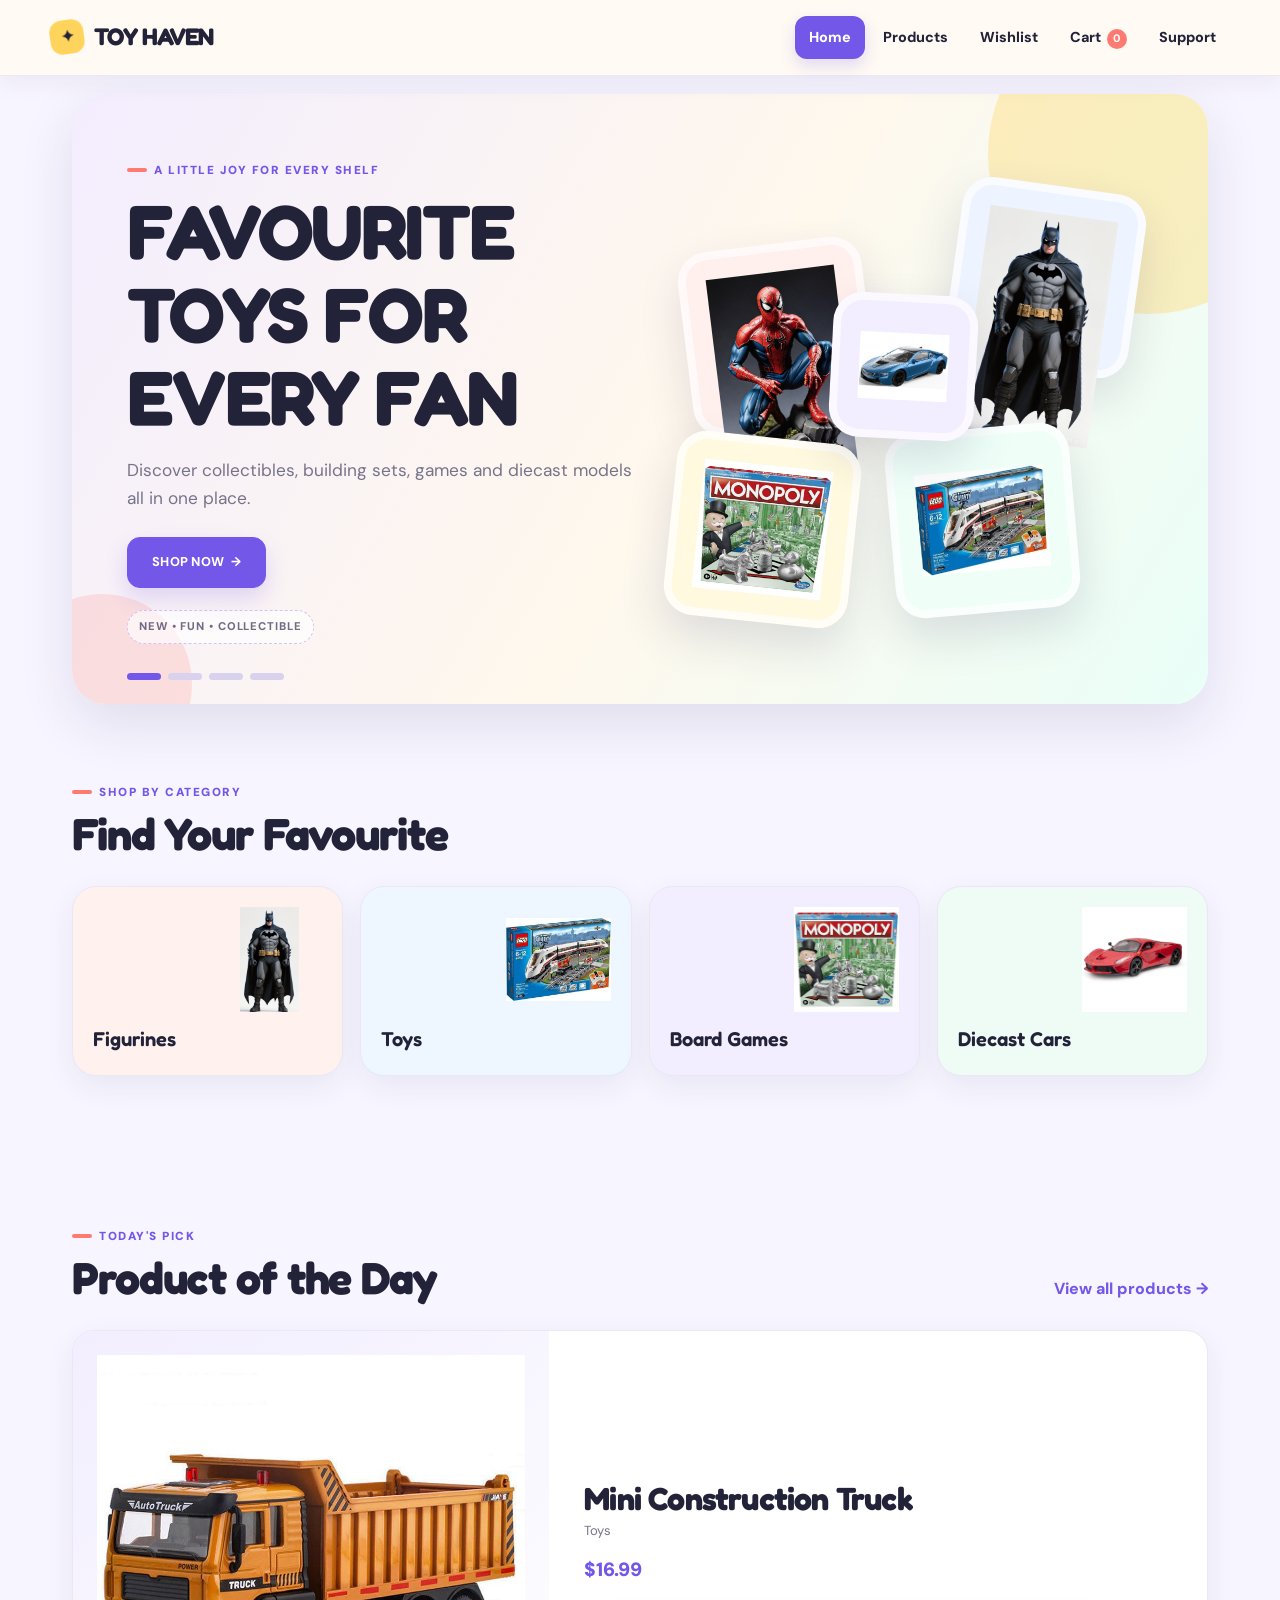
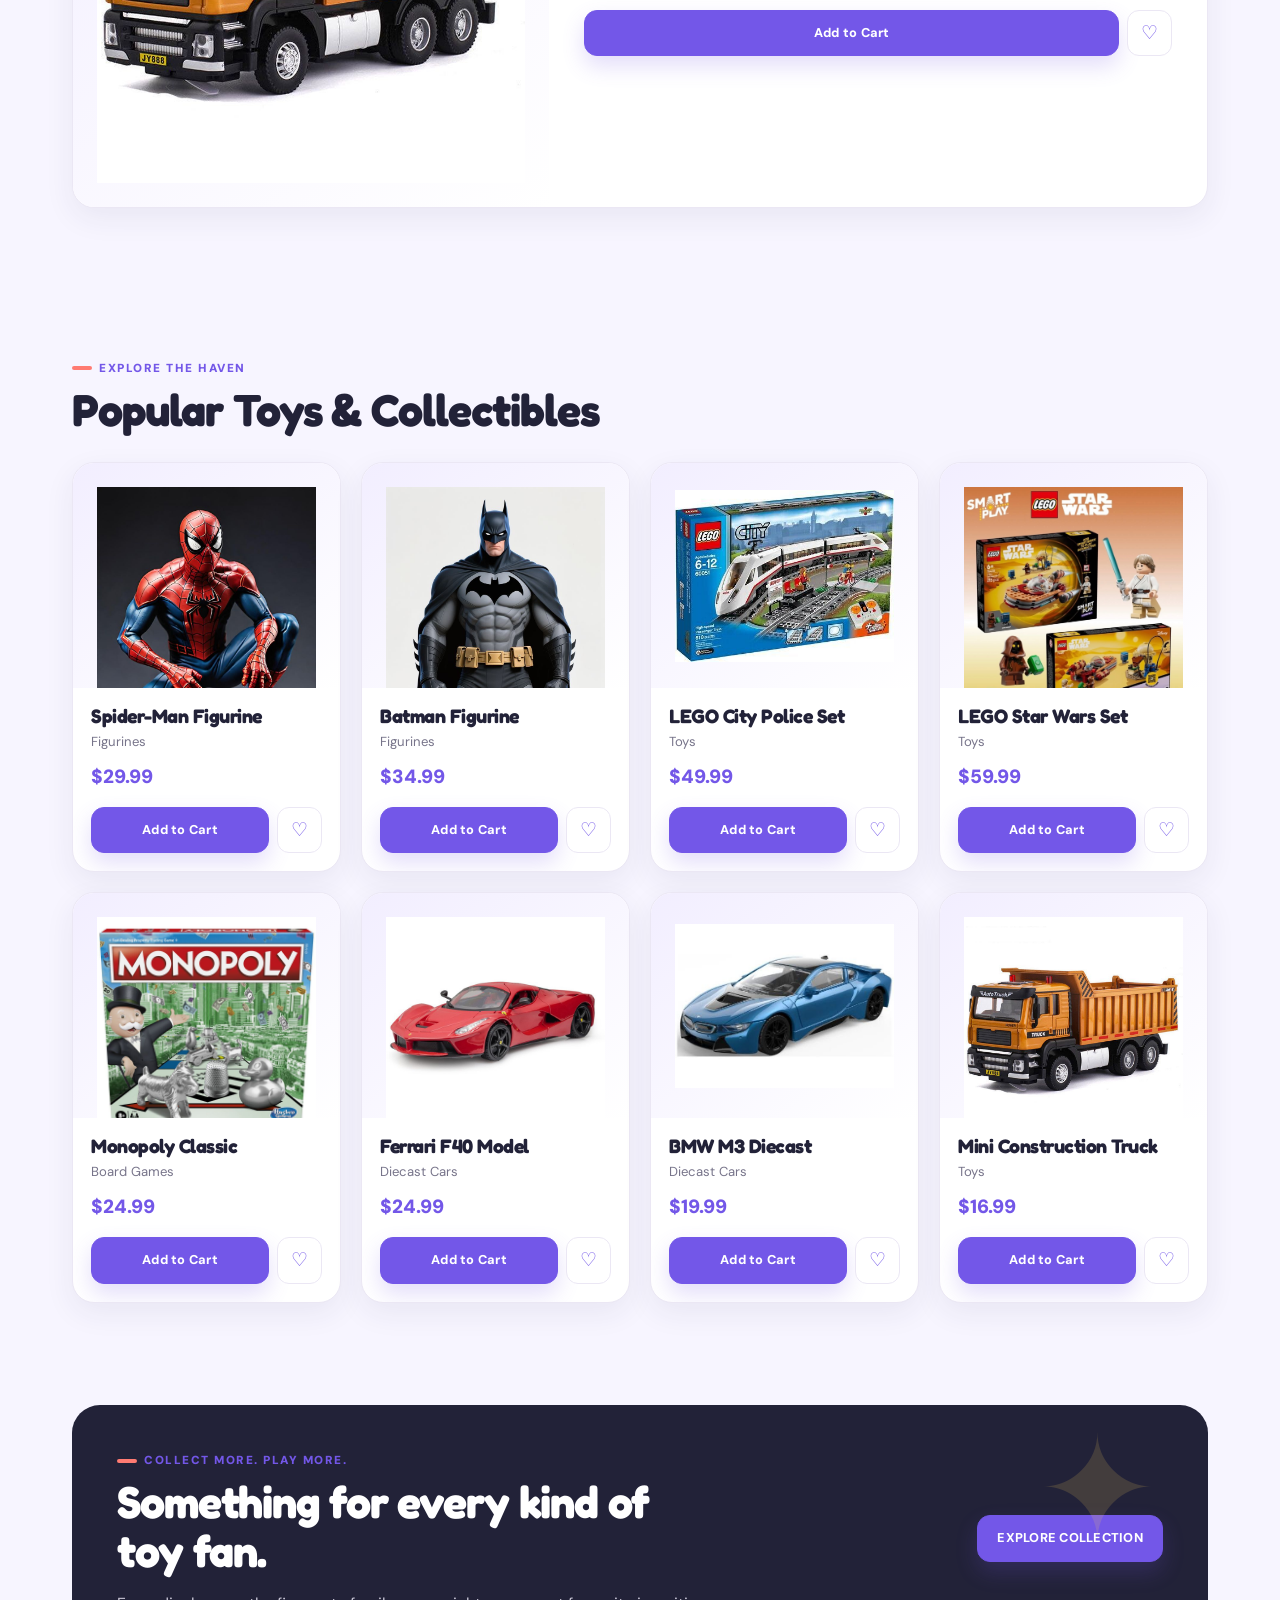
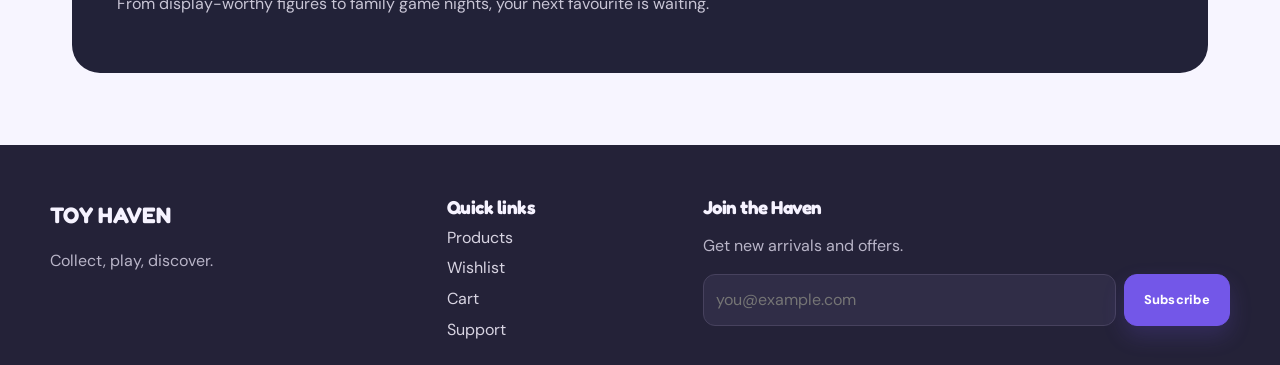
<file: index.html>
<!DOCTYPE html>
<html lang="en">
<head>
  <meta charset="UTF-8">

  <!-- RESPONSIVE: tells the browser to size the page correctly on phones/tablets -->
  <meta name="viewport" content="width=device-width, initial-scale=1.0">

  <meta name="description" content="Toy Haven - collectible figurines, toys, board games and diecast models.">
  <meta name="theme-color" content="#172554">

  <title>Toy Haven | Home</title>

  <!-- FAVICON -->
  <link rel="icon" href="assets/truck.jpg" type="image/svg+xml">

  <!-- PWA MANIFEST -->
  <link rel="manifest" href="manifest.json">

  <!-- SHARED STYLESHEET: controls the appearance of the whole website -->
  <link rel="stylesheet" href="css/style.css">
</head>

<body data-page="home">

<!-- =====================================================
     HEADER / NAVIGATION
     Desktop = normal navigation
     Mobile = hamburger menu controlled by JavaScript
     ===================================================== -->
<header class="site-header">
  <a class="brand" href="index.html">TOY HAVEN</a>

  <!-- MOBILE MENU BUTTON -->
  <button class="menu-toggle"
          aria-label="Open navigation"
          aria-expanded="false">
    <span></span><span></span><span></span>
  </button>

  <nav class="site-nav" aria-label="Main navigation">
    <a class="active" href="index.html">Home</a>
    <a href="products.html">Products</a>
    <a href="wishlist.html">Wishlist</a>
    <a href="cart.html">Cart <span class="cart-count">0</span></a>
    <a href="support.html">Support</a>
  </nav>
</header>

<main class="home-main">

  <!-- ===================================================
       HERO SECTION
       JavaScript automatically rotates the promotional
       text. The toy images make the home page visually full.
       =================================================== -->
  <section class="hero hero-full" aria-label="Toy Haven promotions">

    <div class="hero-copy">
      <p class="eyebrow">A LITTLE JOY FOR EVERY SHELF</p>

      <h1 id="hero-title">FAVOURITE TOYS FOR EVERY FAN</h1>

      <p id="hero-text">
        Discover collectibles, building sets, games and diecast models all in one place.
      </p>

      <!-- CTA = Call To Action -->
      <a class="btn" href="products.html">SHOP NOW <span aria-hidden="true">→</span></a>
    </div>

    <!-- TOY WALL: these are decorative product images -->
    <div class="hero-toy-wall" id="hero-art" aria-hidden="true">
      <div class="hero-product hero-p1">
        <img src="assets/spiderman.jpg" alt="">
      </div>

      <div class="hero-product hero-p2">
        <img src="assets/batman.jpg" alt="">
      </div>

      <div class="hero-product hero-p3">
        <img src="assets/lego-city.jpg" alt="">
      </div>

      <div class="hero-product hero-p4">
        <img src="assets/monopoly.jpg" alt="">
      </div>

      <div class="hero-product hero-p5">
        <img src="assets/bmw.jpg" alt="">
      </div>
    </div>

    <!-- JavaScript creates the slide buttons here -->
    <div class="hero-dots" id="hero-dots" role="group" aria-label="Promotion slides"></div>
  </section>


  <!-- ===================================================
       CATEGORY SHORTCUTS
       Clicking a category takes the user to Products.
       =================================================== -->
  <section class="home-section reveal">

    <div class="section-heading">
      <div>
        <p class="eyebrow">SHOP BY CATEGORY</p>
        <h2>Find Your Favourite</h2>
      </div>
    </div>

    <div class="category-cards">

      <a class="category-card" href="products.html?category=Figurines">
        <img src="assets/batman.jpg" alt="Figurines">
        <span>Figurines</span>
      </a>

      <a class="category-card" href="products.html?category=Toys">
        <img src="assets/lego-city.jpg" alt="Toys">
        <span>Toys</span>
      </a>

      <a class="category-card" href="products.html?category=Board%20Games">
        <img src="assets/monopoly.jpg" alt="Board Games">
        <span>Board Games</span>
      </a>

      <a class="category-card" href="products.html?category=Diecast%20Cars">
        <img src="assets/ferrari.jpg" alt="Diecast Cars">
        <span>Diecast Cars</span>
      </a>

    </div>
  </section>


  <!-- ===================================================
       PRODUCT OF THE DAY
       JavaScript selects a product based on the date.
       This supports the assignment's Product of the Day mark.
       =================================================== -->
  <section class="home-section reveal">

    <div class="section-heading">
      <div>
        <p class="eyebrow">TODAY'S PICK</p>
        <h2>Product of the Day</h2>
      </div>

      <a class="text-link" href="products.html">View all products →</a>
    </div>

    <!-- JavaScript inserts the selected product here -->
    <div id="featured-product" class="product-grid featured-grid"></div>
  </section>


  <!-- ===================================================
       FULL PRODUCT COLLECTION
       JavaScript reads PRODUCTS from products-data.js
       and creates the cards automatically.
       =================================================== -->
  <section class="home-section reveal">

    <div class="section-heading">
      <div>
        <p class="eyebrow">EXPLORE THE HAVEN</p>
        <h2>Popular Toys & Collectibles</h2>
      </div>
    </div>

    <!-- JavaScript inserts ALL products here -->
    <div id="home-product-grid" class="product-grid home-product-grid"></div>
  </section>


  <!-- ===================================================
       PROMOTIONAL STRIP
       =================================================== -->
  <section class="promo-strip reveal">

    <div>
      <p class="eyebrow">COLLECT MORE. PLAY MORE.</p>

      <h2>Something for every kind of toy fan.</h2>

      <p>
        From display-worthy figures to family game nights,
        your next favourite is waiting.
      </p>
    </div>

    <a class="btn" href="products.html">EXPLORE COLLECTION</a>
  </section>

</main>


<!-- =====================================================
     FOOTER
     Newsletter email is saved using localStorage.
     ===================================================== -->
<footer class="site-footer">

  <div>
    <strong>TOY HAVEN</strong>
    <p>Collect, play, discover.</p>
  </div>

  <div>
    <h3>Quick links</h3>
    <a href="products.html">Products</a>
    <a href="wishlist.html">Wishlist</a>
    <a href="cart.html">Cart</a>
    <a href="support.html">Support</a>
  </div>

  <form id="newsletter-form" class="newsletter">

    <h3>Join the Haven</h3>
    <p>Get new arrivals and offers.</p>

    <label class="sr-only" for="newsletter-email">
      Email address
    </label>

    <div class="inline-form">
      <input id="newsletter-email"
             type="email"
             placeholder="you@example.com"
             required>

      <button class="btn" type="submit">Subscribe</button>
    </div>

    <small id="newsletter-message" class="form-message"></small>
  </form>

</footer>

<!-- Small notification used by JavaScript -->
<div id="toast" class="toast" role="status" aria-live="polite"></div>

<!-- PRODUCT DATA MUST LOAD BEFORE app.js -->
<script src="js/products-data.js"></script>

<!-- MAIN JAVASCRIPT -->
<script src="js/app.js"></script>

</body>
</html>
</file>
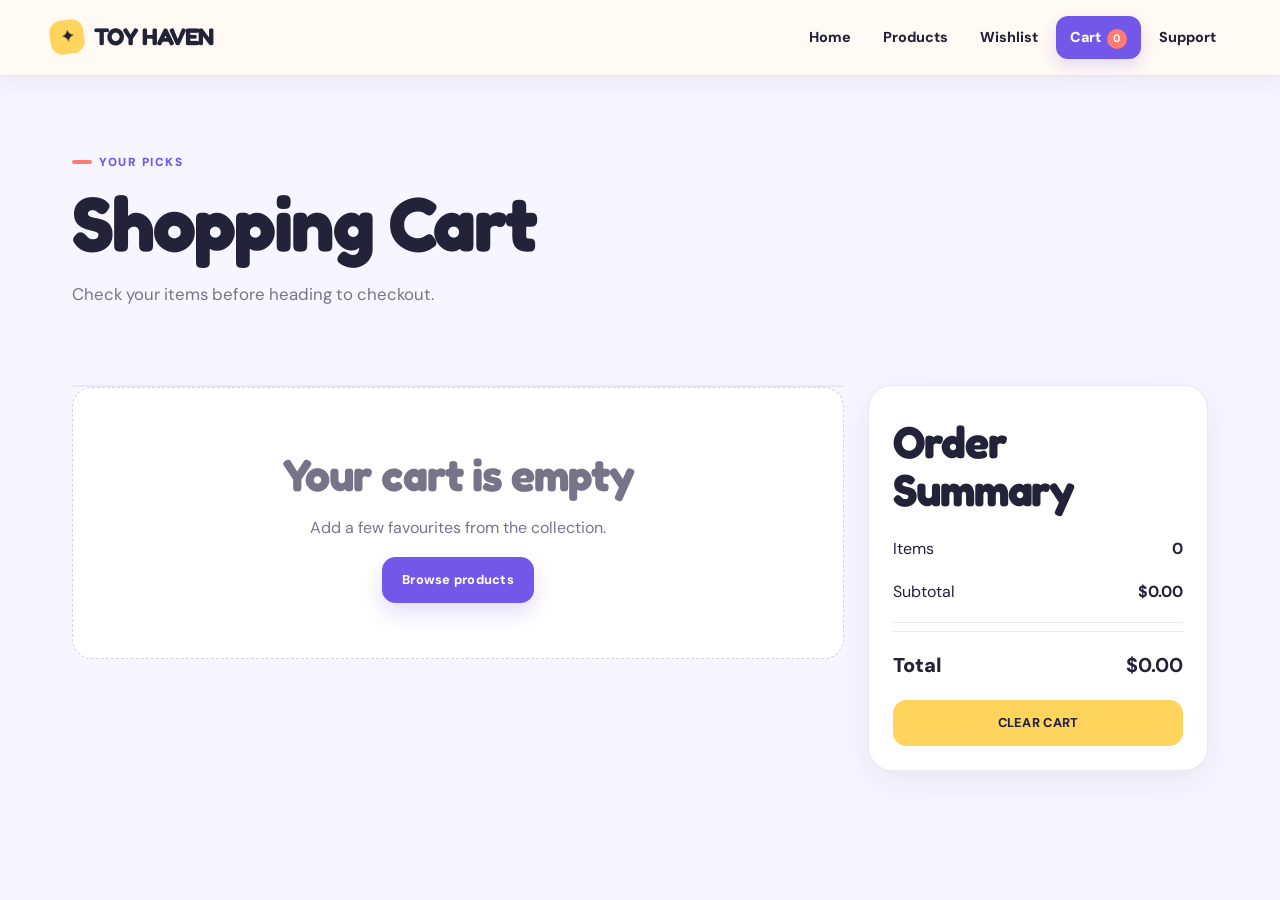
<file: cart.html>
<!DOCTYPE html>
<html lang="en">
<head>
  <meta charset="UTF-8">
  <meta name="viewport" content="width=device-width, initial-scale=1.0">
  <meta name="description" content="Review your Toy Haven shopping cart.">
  <meta name="theme-color" content="#172554">
  <title>Toy Haven | Shopping Cart</title>
  <link rel="icon" href="assets/favicon.svg" type="image/svg+xml">
  <link rel="manifest" href="manifest.json">
  <link rel="stylesheet" href="css/style.css">
</head>
<body data-page="cart">
  <header class="site-header">
    <a class="brand" href="index.html">TOY HAVEN</a>
    <button class="menu-toggle" aria-label="Open navigation" aria-expanded="false"><span></span><span></span><span></span></button>
    <nav class="site-nav" aria-label="Main navigation">
      <a href="index.html">Home</a><a href="products.html">Products</a><a href="wishlist.html">Wishlist</a>
      <a class="active" href="cart.html">Cart <span class="cart-count">0</span></a><a href="support.html">Support</a>
    </nav>
  </header>

  <main class="page-main">
    <section class="page-intro reveal">
      <p class="eyebrow">YOUR PICKS</p>
      <h1>Shopping Cart</h1>
      <p>Check your items before heading to checkout.</p>
    </section>

    <section class="cart-layout section compact-section">
      <div>
        <div id="cart-items" class="cart-list"></div>
        <div id="empty-cart" class="empty-state hidden">
          <h2>Your cart is empty</h2>
          <p>Add a few favourites from the collection.</p>
          <a class="btn" href="products.html">Browse products</a>
        </div>
      </div>
      <aside class="summary-card">
        <h2>Order Summary</h2>
        <div class="summary-line"><span>Items</span><strong id="cart-item-count">0</strong></div>
        <div class="summary-line"><span>Subtotal</span><strong id="cart-subtotal">$0.00</strong></div>
        <hr>
        <div class="summary-total"><span>Total</span><strong id="cart-total">$0.00</strong></div>
        <a id="checkout-link" class="btn full-width" href="checkout.html">PROCEED TO CHECKOUT</a>
        <button id="clear-cart" class="btn secondary full-width">CLEAR CART</button>
      </aside>
    </section>
  </main>

  <div id="toast" class="toast" role="status" aria-live="polite"></div>
  <script src="js/products-data.js"></script>
  <script src="js/app.js"></script>
</body>
</html>
</file>
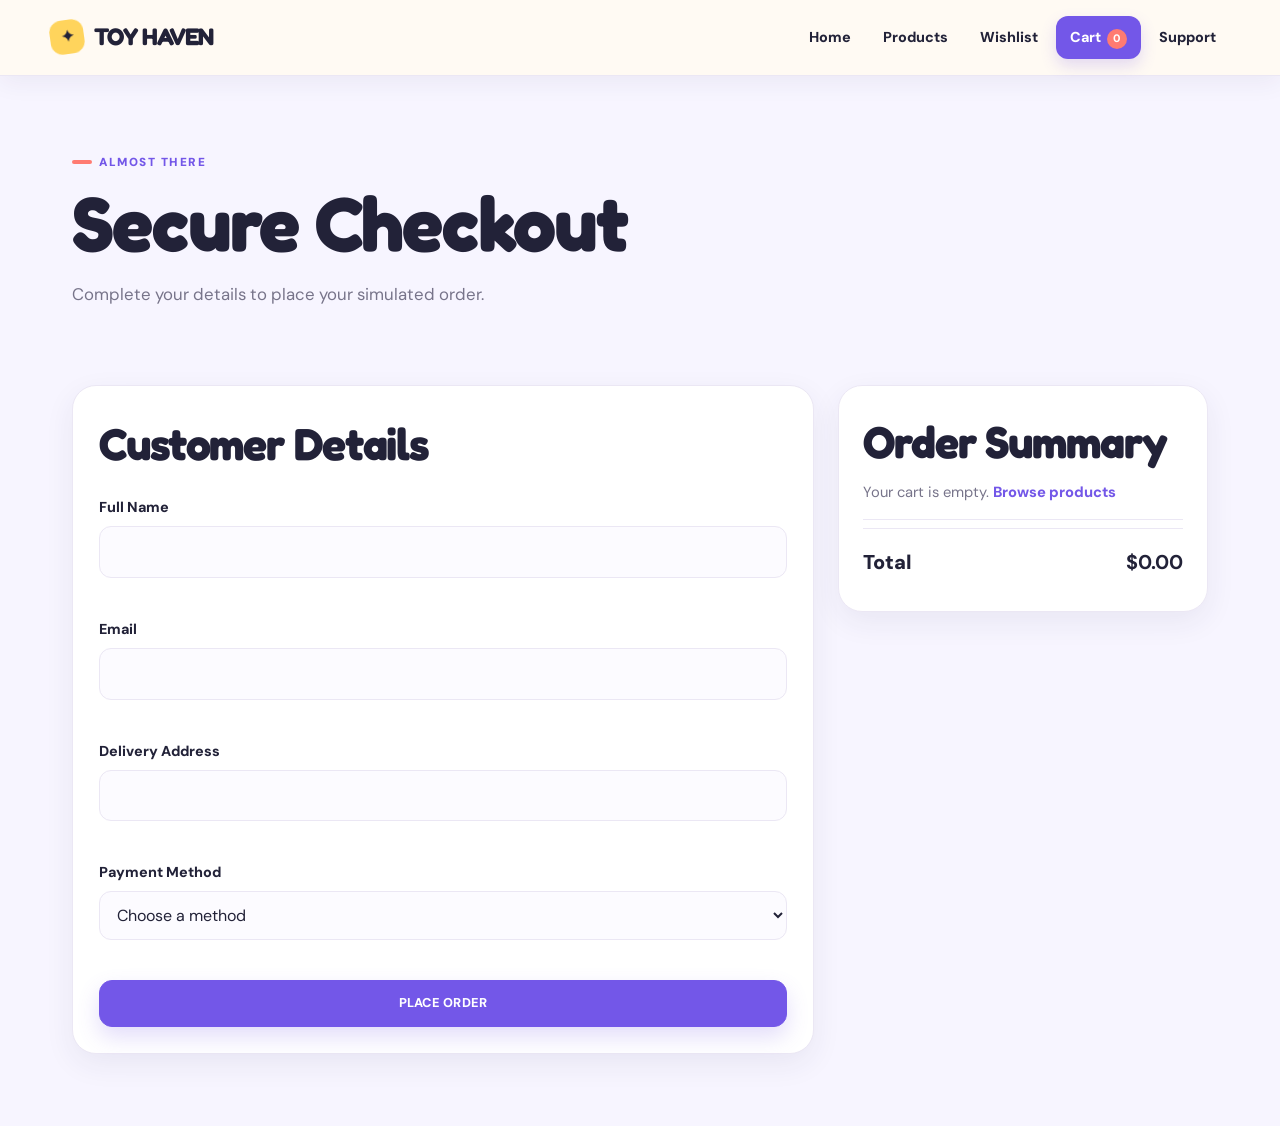
<file: checkout.html>
<!DOCTYPE html>
<html lang="en">
<head>
  <meta charset="UTF-8">
  <meta name="viewport" content="width=device-width, initial-scale=1.0">
  <meta name="description" content="Toy Haven secure checkout simulation.">
  <meta name="theme-color" content="#172554">
  <title>Toy Haven | Checkout</title>
  <link rel="icon" href="assets/favicon.svg" type="image/svg+xml">
  <link rel="manifest" href="manifest.json">
  <link rel="stylesheet" href="css/style.css">
</head>
<body data-page="checkout">
  <header class="site-header">
    <a class="brand" href="index.html">TOY HAVEN</a>
    <button class="menu-toggle" aria-label="Open navigation" aria-expanded="false"><span></span><span></span><span></span></button>
    <nav class="site-nav" aria-label="Main navigation">
      <a href="index.html">Home</a><a href="products.html">Products</a><a href="wishlist.html">Wishlist</a>
      <a class="active" href="cart.html">Cart <span class="cart-count">0</span></a><a href="support.html">Support</a>
    </nav>
  </header>

  <main class="page-main">
    <section class="page-intro reveal">
      <p class="eyebrow">ALMOST THERE</p>
      <h1>Secure Checkout</h1>
      <p>Complete your details to place your simulated order.</p>
    </section>

    <section class="checkout-layout section compact-section">
      <form id="checkout-form" class="form-card" novalidate>
        <h2>Customer Details</h2>
        <div class="field">
          <label for="full-name">Full Name</label>
          <input id="full-name" name="fullName" type="text" autocomplete="name" required>
          <small class="error-text" data-error-for="full-name"></small>
        </div>
        <div class="field">
          <label for="email">Email</label>
          <input id="email" name="email" type="email" autocomplete="email" required>
          <small class="error-text" data-error-for="email"></small>
        </div>
        <div class="field">
          <label for="address">Delivery Address</label>
          <input id="address" name="address" type="text" autocomplete="address-line1" required>
          <small class="error-text" data-error-for="address"></small>
        </div>
        <div class="field">
          <label for="payment">Payment Method</label>
          <select id="payment" name="payment" required>
            <option value="">Choose a method</option>
            <option>Card</option>
            <option>Cash on Delivery</option>
          </select>
          <small class="error-text" data-error-for="payment"></small>
        </div>
        <button class="btn" type="submit">PLACE ORDER</button>
      </form>

      <aside class="summary-card">
        <h2>Order Summary</h2>
        <div id="checkout-items"></div>
        <hr>
        <div class="summary-total"><span>Total</span><strong id="checkout-total">$0.00</strong></div>
        <div id="checkout-success" class="success-message hidden" role="status">
          ✓ Order confirmed! Thank you for shopping at Toy Haven.
        </div>
      </aside>
    </section>
  </main>

  <div id="toast" class="toast" role="status" aria-live="polite"></div>
  <script src="js/products-data.js"></script>
  <script src="js/app.js"></script>
</body>
</html>
</file>
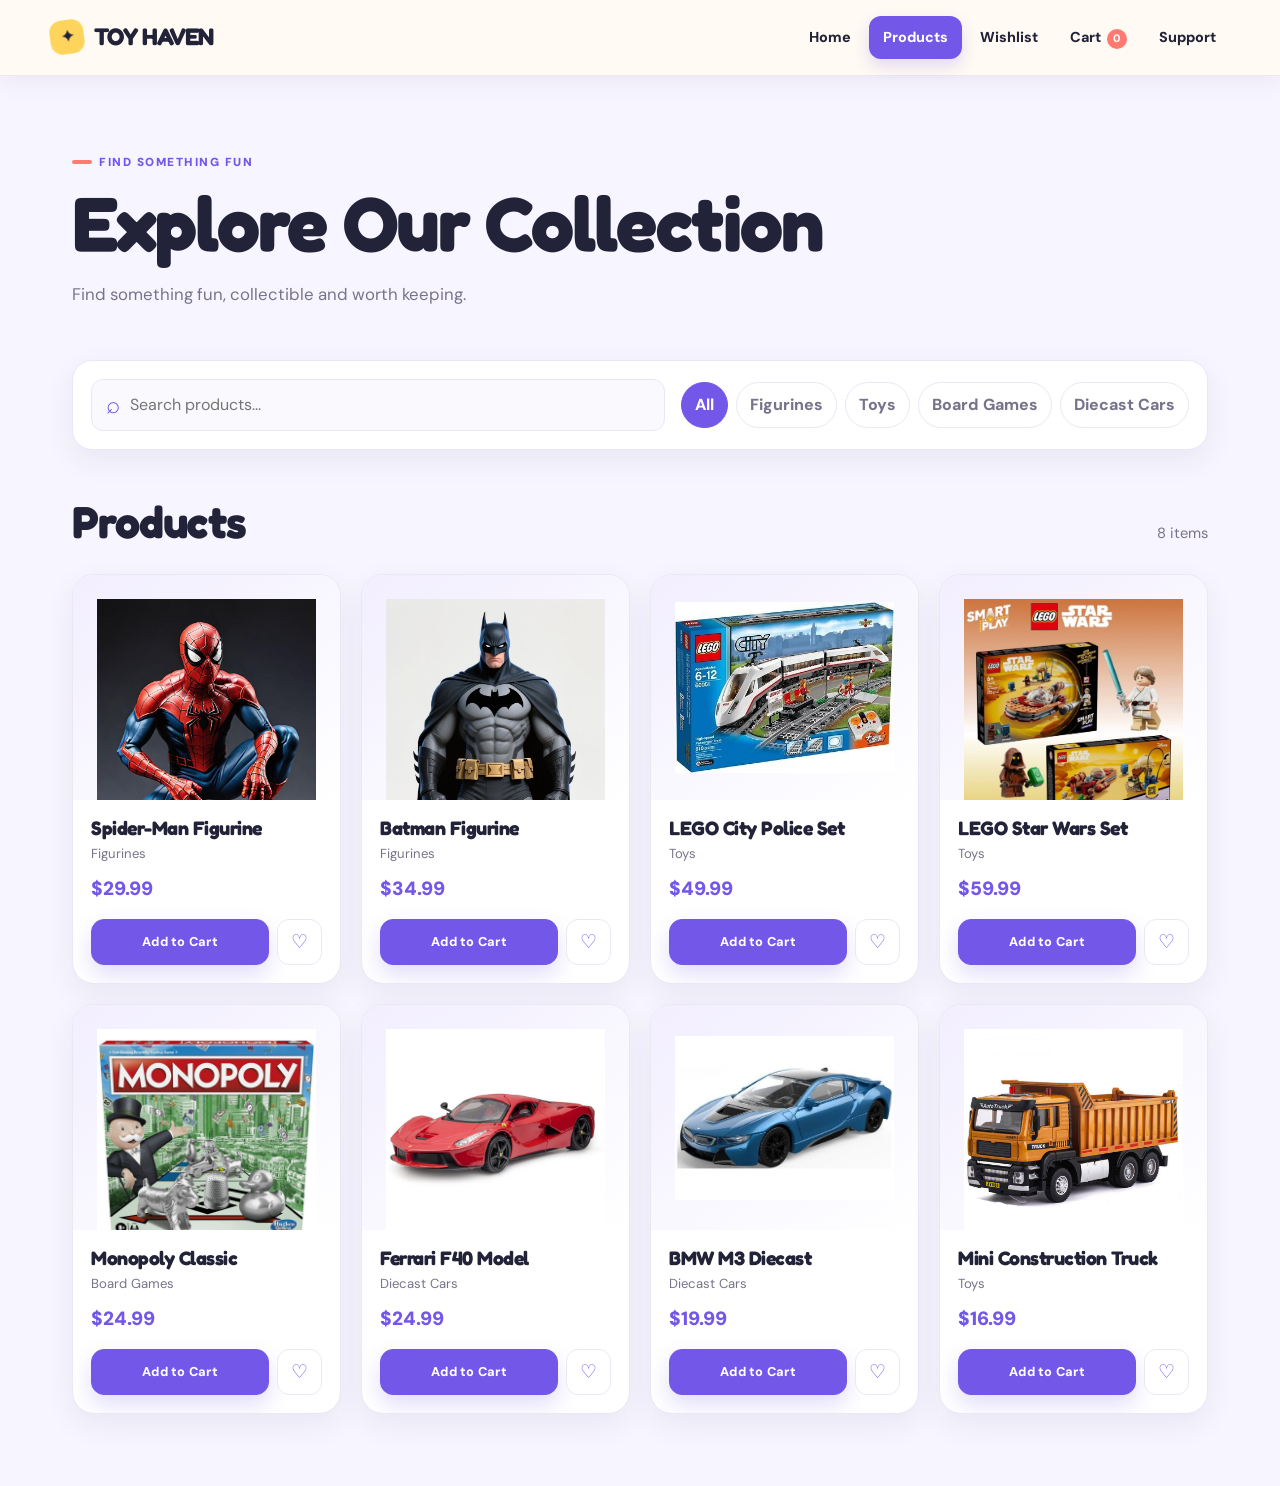
<file: products.html>
<!DOCTYPE html>
<html lang="en">
<head>
  <meta charset="UTF-8">
  <meta name="viewport" content="width=device-width, initial-scale=1.0">
  <meta name="description" content="Browse Toy Haven products.">
  <meta name="theme-color" content="#172554">
  <title>Toy Haven | Products</title>
  <link rel="icon" href="assets/favicon.svg" type="image/svg+xml">
  <link rel="manifest" href="manifest.json">
  <link rel="stylesheet" href="css/style.css">
</head>
<body data-page="products">
  <header class="site-header">
    <a class="brand" href="index.html">TOY HAVEN</a>
    <button class="menu-toggle" aria-label="Open navigation" aria-expanded="false"><span></span><span></span><span></span></button>
    <nav class="site-nav" aria-label="Main navigation">
      <a href="index.html">Home</a>
      <a class="active" href="products.html">Products</a>
      <a href="wishlist.html">Wishlist</a>
      <a href="cart.html">Cart <span class="cart-count">0</span></a>
      <a href="support.html">Support</a>
    </nav>
  </header>

  <main class="page-main">
    <section class="page-intro reveal">
      <p class="eyebrow">FIND SOMETHING FUN</p>
      <h1>Explore Our Collection</h1>
      <p>Find something fun, collectible and worth keeping.</p>
    </section>

    <section class="catalog-controls reveal" aria-label="Product filters">
      <label class="search-box">
        <span aria-hidden="true">⌕</span>
        <input id="product-search" type="search" placeholder="Search products..." autocomplete="off">
      </label>
      <div id="category-filters" class="filter-list">
        <button class="filter-btn active" data-category="All">All</button>
        <button class="filter-btn" data-category="Figurines">Figurines</button>
        <button class="filter-btn" data-category="Toys">Toys</button>
        <button class="filter-btn" data-category="Board Games">Board Games</button>
        <button class="filter-btn" data-category="Diecast Cars">Diecast Cars</button>
      </div>
    </section>

    <section class="section compact-section">
      <div class="results-row">
        <h2>Products</h2>
        <span id="product-result-count" class="muted"></span>
      </div>
      <div id="product-grid" class="product-grid"></div>
      <p id="no-products" class="empty-state hidden">No products match your search.</p>
    </section>
  </main>

  <div id="product-modal" class="modal hidden" role="dialog" aria-modal="true" aria-labelledby="modal-title">
    <div class="modal-backdrop" data-close-modal></div>
    <div class="modal-card">
      <button class="modal-close" data-close-modal aria-label="Close product details">×</button>
      <div id="modal-content"></div>
    </div>
  </div>

  <div id="toast" class="toast" role="status" aria-live="polite"></div>
  <script src="js/products-data.js"></script>
  <script src="js/app.js"></script>
</body>
</html>
</file>
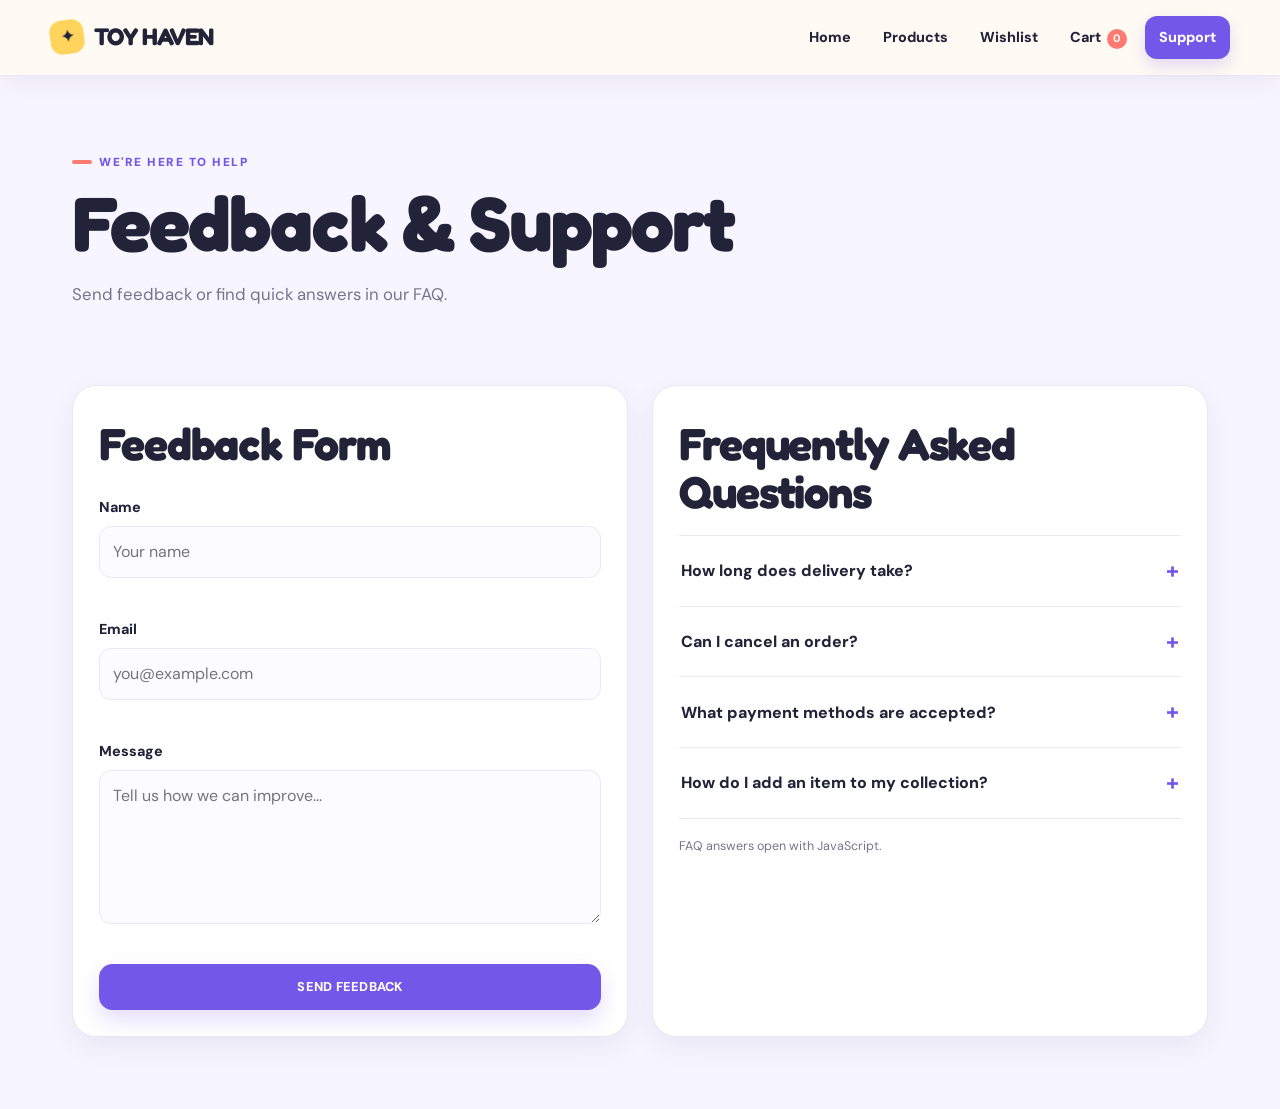
<file: support.html>
<!DOCTYPE html>
<html lang="en">
<head>
  <meta charset="UTF-8">
  <meta name="viewport" content="width=device-width, initial-scale=1.0">
  <meta name="description" content="Toy Haven feedback and support.">
  <meta name="theme-color" content="#172554">
  <title>Toy Haven | Feedback & Support</title>
  <link rel="icon" href="assets/favicon.svg" type="image/svg+xml">
  <link rel="manifest" href="manifest.json">
  <link rel="stylesheet" href="css/style.css">
</head>
<body data-page="support">
  <header class="site-header">
    <a class="brand" href="index.html">TOY HAVEN</a>
    <button class="menu-toggle" aria-label="Open navigation" aria-expanded="false"><span></span><span></span><span></span></button>
    <nav class="site-nav" aria-label="Main navigation">
      <a href="index.html">Home</a><a href="products.html">Products</a><a href="wishlist.html">Wishlist</a>
      <a href="cart.html">Cart <span class="cart-count">0</span></a><a class="active" href="support.html">Support</a>
    </nav>
  </header>

  <main class="page-main">
    <section class="page-intro reveal">
      <p class="eyebrow">WE'RE HERE TO HELP</p>
      <h1>Feedback & Support</h1>
      <p>Send feedback or find quick answers in our FAQ.</p>
    </section>

    <section class="support-layout section compact-section">
      <form id="feedback-form" class="form-card" novalidate>
        <h2>Feedback Form</h2>
        <div class="field">
          <label for="feedback-name">Name</label>
          <input id="feedback-name" name="name" type="text" placeholder="Your name" required>
          <small class="error-text" data-error-for="feedback-name"></small>
        </div>
        <div class="field">
          <label for="feedback-email">Email</label>
          <input id="feedback-email" name="email" type="email" placeholder="you@example.com" required>
          <small class="error-text" data-error-for="feedback-email"></small>
        </div>
        <div class="field">
          <label for="feedback-message">Message</label>
          <textarea id="feedback-message" name="message" rows="5" placeholder="Tell us how we can improve..." required></textarea>
          <small class="error-text" data-error-for="feedback-message"></small>
        </div>
        <button class="btn" type="submit">SEND FEEDBACK</button>
        <p id="feedback-success" class="success-message hidden">✓ Thanks! Your feedback has been saved.</p>
      </form>

      <section class="faq-card">
        <h2>Frequently Asked Questions</h2>
        <div class="faq-list">
          <button class="faq-question" aria-expanded="false">How long does delivery take?<span>+</span></button>
          <div class="faq-answer"><p>Standard delivery is simulated as 3–5 working days for this coursework website.</p></div>
          <button class="faq-question" aria-expanded="false">Can I cancel an order?<span>+</span></button>
          <div class="faq-answer"><p>Because this is a front-end simulation, orders can be reviewed through the stored order history.</p></div>
          <button class="faq-question" aria-expanded="false">What payment methods are accepted?<span>+</span></button>
          <div class="faq-answer"><p>The checkout simulation supports Card and Cash on Delivery.</p></div>
          <button class="faq-question" aria-expanded="false">How do I add an item to my collection?<span>+</span></button>
          <div class="faq-answer"><p>Open Products, choose a product, then use Add to Wishlist and select a collection status.</p></div>
        </div>
        <p class="storage-note">FAQ answers open with JavaScript.</p>
      </section>
    </section>
  </main>

  <div id="toast" class="toast" role="status" aria-live="polite"></div>
  <script src="js/products-data.js"></script>
  <script src="js/app.js"></script>
</body>
</html>
</file>
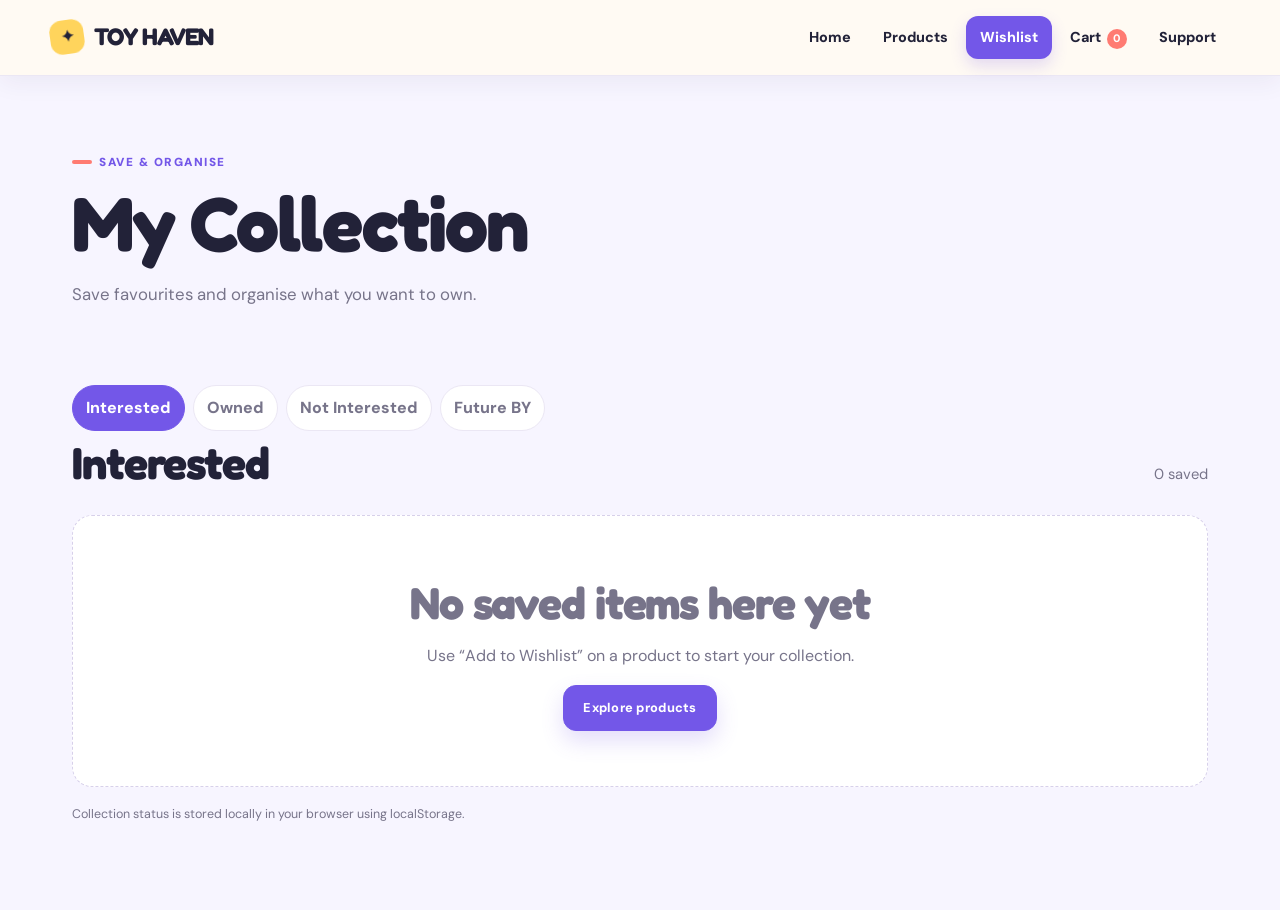
<file: wishlist.html>
<!DOCTYPE html>
<html lang="en">
<head>
  <meta charset="UTF-8">
  <meta name="viewport" content="width=device-width, initial-scale=1.0">
  <meta name="description" content="Manage your Toy Haven collection and wishlist.">
  <meta name="theme-color" content="#172554">
  <title>Toy Haven | My Collection</title>
  <link rel="icon" href="assets/favicon.svg" type="image/svg+xml">
  <link rel="manifest" href="manifest.json">
  <link rel="stylesheet" href="css/style.css">
</head>
<body data-page="wishlist">
  <header class="site-header">
    <a class="brand" href="index.html">TOY HAVEN</a>
    <button class="menu-toggle" aria-label="Open navigation" aria-expanded="false"><span></span><span></span><span></span></button>
    <nav class="site-nav" aria-label="Main navigation">
      <a href="index.html">Home</a><a href="products.html">Products</a>
      <a class="active" href="wishlist.html">Wishlist</a><a href="cart.html">Cart <span class="cart-count">0</span></a><a href="support.html">Support</a>
    </nav>
  </header>

  <main class="page-main">
    <section class="page-intro reveal">
      <p class="eyebrow">SAVE & ORGANISE</p>
      <h1>My Collection</h1>
      <p>Save favourites and organise what you want to own.</p>
    </section>

    <section class="section compact-section">
      <div id="wishlist-filters" class="filter-list status-filters" role="group" aria-label="Collection status">
        <button class="filter-btn active" data-status="Interested">Interested</button>
        <button class="filter-btn" data-status="Owned">Owned</button>
        <button class="filter-btn" data-status="Not Interested">Not Interested</button>
        <button class="filter-btn" data-status="Future BY">Future BY</button>
      </div>
      <div class="results-row">
        <h2 id="wishlist-title">Interested</h2>
        <span id="wishlist-count" class="muted"></span>
      </div>
      <div id="wishlist-grid" class="product-grid"></div>
      <div id="wishlist-empty" class="empty-state hidden">
        <h2>No saved items here yet</h2>
        <p>Use “Add to Wishlist” on a product to start your collection.</p>
        <a class="btn" href="products.html">Explore products</a>
      </div>
      <p class="storage-note">Collection status is stored locally in your browser using localStorage.</p>
    </section>
  </main>

  <div id="toast" class="toast" role="status" aria-live="polite"></div>
  <script src="js/products-data.js"></script>
  <script src="js/app.js"></script>
</body>
</html>
</file>
<file: css/style.css>
@import url('https://fonts.googleapis.com/css2?family=DM+Sans:wght@400;500;600;700;800&family=Fredoka:wght@500;600;700&display=swap');

:root{
  --ink:#222238;
  --purple:#7357e8;
  --purple-dark:#5d42cf;
  --coral:#ff7b72;
  --yellow:#ffd45c;
  --mint:#a9ead4;
  --blue:#b9ddff;
  --cream:#fffaf3;
  --paper:#f7f5ff;
  --white:#ffffff;
  --muted:#77748a;
  --line:#ebe7f4;
  --success:#167b58;
  --danger:#c94d62;
  --shadow:0 20px 55px rgba(47,39,91,.11);
  --soft-shadow:0 10px 30px rgba(47,39,91,.07);
  --max:1180px;
  --radius:24px;
}

*{box-sizing:border-box}
html{scroll-behavior:smooth}
body{margin:0;background:var(--paper);color:var(--ink);font-family:'DM Sans',sans-serif;line-height:1.6}
a{color:inherit;text-decoration:none}button,input,select,textarea{font:inherit}button{cursor:pointer}img{display:block;max-width:100%}
.sr-only{position:absolute;width:1px;height:1px;padding:0;margin:-1px;overflow:hidden;clip:rect(0,0,0,0);white-space:nowrap;border:0}.hidden{display:none!important}.muted{color:var(--muted);font-size:.92rem}

h1,h2,h3{font-family:'Fredoka',sans-serif;line-height:1.08;letter-spacing:-.025em}h1{font-size:clamp(2.7rem,6vw,5rem);margin:10px 0 18px}h2{font-size:clamp(1.8rem,3.5vw,2.8rem);margin:8px 0 12px}h3{margin:0}

/* Header */
.site-header{position:sticky;top:0;z-index:50;min-height:76px;padding:0 max(18px,calc((100vw - var(--max))/2));display:flex;align-items:center;justify-content:space-between;background:rgba(255,250,243,.94);backdrop-filter:blur(14px);border-bottom:1px solid var(--line);box-shadow:0 7px 25px rgba(44,36,82,.06)}
.brand{display:flex;align-items:center;gap:10px;font-family:'Fredoka',sans-serif;font-size:1.5rem;font-weight:700;letter-spacing:-.04em}.brand::before{content:'✦';display:grid;place-items:center;width:34px;height:34px;border-radius:12px;background:var(--yellow);color:var(--ink);transform:rotate(-8deg);font-size:1rem}
.site-nav{display:flex;align-items:center;gap:4px;font-size:.9rem;font-weight:800}.site-nav a{padding:10px 14px;border-radius:12px;transition:.2s}.site-nav a:hover{background:#f0ebff;color:var(--purple)}.site-nav a.active{background:var(--purple);color:#fff;box-shadow:0 7px 16px rgba(115,87,232,.2)}
.cart-count{display:inline-grid;place-items:center;min-width:20px;height:20px;padding:0 5px;margin-left:3px;border-radius:99px;background:var(--coral);color:#fff;font-size:.68rem}.menu-toggle{display:none;border:1px solid var(--line);background:#fff;border-radius:12px;padding:8px}.menu-toggle span{display:block;width:22px;height:2px;margin:4px;background:var(--ink);transition:.2s}

/* Buttons */
.btn{display:inline-flex;align-items:center;justify-content:center;gap:7px;border:1px solid var(--purple);border-radius:13px;padding:12px 19px;background:var(--purple);color:#fff;font-size:.8rem;font-weight:800;letter-spacing:.02em;transition:.2s;box-shadow:0 10px 22px rgba(115,87,232,.2)}.btn:hover{transform:translateY(-2px);background:var(--purple-dark);box-shadow:0 14px 28px rgba(115,87,232,.27)}.btn.secondary{background:var(--yellow);border-color:var(--yellow);color:var(--ink);box-shadow:none}.btn.secondary:hover{background:#f5c83f}.full-width{width:100%;margin-top:10px}

/* Shared sections */
.home-main,.page-main{max-width:var(--max);margin:0 auto}.home-section,.section{padding:72px 22px}.section.compact-section{padding-top:25px}.section-heading,.results-row{display:flex;align-items:end;justify-content:space-between;gap:20px;margin-bottom:28px}.section-heading h2,.results-row h2{margin-bottom:0}.eyebrow{display:inline-flex;align-items:center;gap:7px;margin:0;color:var(--purple);font-size:.73rem;font-weight:900;letter-spacing:.13em}.eyebrow::before{content:'';width:20px;height:4px;border-radius:99px;background:var(--coral)}.text-link{color:var(--purple);font-weight:800}.text-link:hover{text-decoration:underline}

/* Home hero */
.hero{position:relative;min-height:610px;margin:18px 22px 0;padding:55px 55px;display:grid;grid-template-columns:1fr .95fr;align-items:center;gap:25px;overflow:hidden;border-radius:34px;background:linear-gradient(120deg,#f3edff 0%,#fff8ed 54%,#e9fff8 100%);box-shadow:var(--shadow)}.hero::before{content:'';position:absolute;width:320px;height:320px;border-radius:50%;background:rgba(255,212,92,.35);right:-100px;top:-100px}.hero::after{content:'';position:absolute;width:180px;height:180px;border-radius:50%;background:rgba(255,123,114,.18);left:-60px;bottom:-70px}.hero-copy{position:relative;z-index:2;max-width:610px}.hero-copy h1{max-width:610px}.hero-copy>p:not(.eyebrow){max-width:560px;color:var(--muted);font-size:1.08rem;margin-bottom:25px}.hero-copy .btn{padding:14px 24px}.hero-copy::after{content:'NEW • FUN • COLLECTIBLE';display:block;width:max-content;margin-top:22px;padding:7px 11px;border:1px dashed #cfc5f2;border-radius:999px;color:#716b84;background:rgba(255,255,255,.65);font-size:.7rem;font-weight:800;letter-spacing:.08em}
.hero-toy-wall{position:relative;min-height:455px;z-index:1}.hero-product{position:absolute;width:185px;height:185px;padding:20px;display:grid;place-items:center;border-radius:30px;background:#fff;box-shadow:0 20px 45px rgba(47,39,91,.14);border:8px solid rgba(255,255,255,.7);animation:float 5s ease-in-out infinite}.hero-product img{width:100%;height:100%;object-fit:contain}.hero-p1{left:4%;top:16%;transform:rotate(-7deg);background:#fff0ed}.hero-p2{right:3%;top:3%;transform:rotate(8deg);background:#edf4ff;animation-delay:.8s}.hero-p3{right:16%;bottom:3%;transform:rotate(-5deg);background:#effff8;animation-delay:1.5s}.hero-p4{left:1%;bottom:1%;transform:rotate(6deg);background:#fff9df;animation-delay:2.1s}.hero-p5{left:34%;top:27%;width:145px;height:145px;transform:rotate(3deg);background:#f2edff;animation-delay:2.7s}.hero-dots{position:absolute;bottom:24px;left:55px;display:flex;gap:7px;z-index:4}.hero-dots button{width:34px;height:7px;border:0;border-radius:99px;background:#d9d2ef;color:transparent}.hero-dots button.active{background:var(--purple)}
@keyframes float{0%,100%{translate:0 0}50%{translate:0 -10px}}

/* Categories */
.category-cards{display:grid;grid-template-columns:repeat(4,1fr);gap:17px}.category-card{position:relative;min-height:190px;padding:20px;overflow:hidden;display:flex;flex-direction:column;justify-content:space-between;border-radius:24px;background:#fff;border:1px solid var(--line);box-shadow:var(--soft-shadow);transition:.25s}.category-card:nth-child(1){background:#fff1ee}.category-card:nth-child(2){background:#eef7ff}.category-card:nth-child(3){background:#f2eeff}.category-card:nth-child(4){background:#effcf6}.category-card img{width:105px;height:105px;object-fit:contain;align-self:flex-end;transition:.25s}.category-card span{font-family:'Fredoka',sans-serif;font-size:1.25rem;font-weight:600}.category-card:hover{transform:translateY(-7px);box-shadow:var(--shadow)}.category-card:hover img{transform:rotate(5deg) scale(1.07)}

/* Product cards */
.product-grid{display:grid;grid-template-columns:repeat(4,1fr);gap:20px}.product-card{overflow:hidden;border:1px solid var(--line);border-radius:22px;background:#fff;box-shadow:var(--soft-shadow);transition:.25s}.product-card:hover{transform:translateY(-7px);box-shadow:var(--shadow)}.product-image{width:100%;height:225px;border:0;padding:24px;background:linear-gradient(145deg,#f2eeff,#fff);display:grid;place-items:center;overflow:hidden}.product-image img{width:100%;height:100%;object-fit:contain;transition:.25s}.product-card:hover .product-image img{transform:scale(1.06) rotate(-2deg)}.product-info{padding:18px}.product-name{font-size:1.22rem}.product-category{margin:4px 0;color:var(--muted);font-size:.82rem}.price{margin:10px 0;color:var(--purple);font-size:1.2rem;font-weight:900}.card-actions{display:flex;gap:8px;margin-top:14px}.card-actions .btn{flex:1}.icon-btn{width:45px;border:1px solid var(--line);border-radius:12px;background:#fff;font-size:1.2rem;color:var(--purple);transition:.2s}.icon-btn:hover{background:#f1edff;transform:translateY(-2px)}.featured-grid{grid-template-columns:repeat(1,1fr)}.featured-grid .product-card{display:grid;grid-template-columns:42% 1fr}.featured-grid .product-image{height:100%;min-height:300px}.featured-grid .product-info{display:flex;flex-direction:column;justify-content:center;padding:35px}.featured-grid .product-name{font-size:2rem}

/* Product page controls */
.page-intro{padding:70px 22px 35px;max-width:800px}.page-intro h1{margin-bottom:12px}.page-intro>p:last-child{color:var(--muted);font-size:1.05rem}.catalog-controls{margin:0 22px 15px;padding:18px;display:flex;align-items:center;gap:16px;border:1px solid var(--line);border-radius:20px;background:#fff;box-shadow:var(--soft-shadow)}.search-box{flex:1;display:flex;align-items:center;gap:10px;padding:0 14px;border:1px solid var(--line);border-radius:12px;background:#faf9fd}.search-box span{font-size:1.5rem;color:var(--purple)}.search-box input{width:100%;border:0;outline:0;padding:12px 0;background:transparent}.filter-list{display:flex;flex-wrap:wrap;gap:8px}.filter-btn{border:1px solid var(--line);border-radius:999px;padding:9px 13px;background:#fff;color:var(--muted);font-weight:800;transition:.2s}.filter-btn:hover{border-color:#cfc5f2;color:var(--purple)}.filter-btn.active{background:var(--purple);border-color:var(--purple);color:#fff}.empty-state{text-align:center;padding:55px 20px;border:1px dashed #d7d0ea;border-radius:20px;background:#fff;color:var(--muted)}

/* Promo */
.promo-strip{position:relative;margin:30px 22px 72px;padding:40px 45px;display:flex;align-items:center;justify-content:space-between;gap:30px;overflow:hidden;border-radius:28px;background:var(--ink);color:#fff}.promo-strip::after{content:'✦';position:absolute;right:50px;top:-30px;color:var(--yellow);font-size:9rem;opacity:.15}.promo-strip h2{max-width:600px}.promo-strip p:last-child{max-width:620px;color:#c8c5d5}

/* Footer */
.site-footer{padding:52px max(22px,calc((100vw - var(--max))/2)) 18px;background:#242238;color:#f6f3ff;display:grid;grid-template-columns:1fr .6fr 1.5fr;gap:45px}.site-footer strong{font-family:'Fredoka',sans-serif;font-size:1.4rem}.site-footer p{color:#b9b5c8}.site-footer h3{margin:0 0 8px}.site-footer a{display:block;color:#d8d4e2;margin:5px 0}.site-footer a:hover{color:var(--yellow)}.newsletter{display:block}.inline-form{display:flex;gap:8px}.inline-form input{flex:1;min-width:0;border:1px solid #47425e;border-radius:12px;padding:12px;background:#302d47;color:#fff;outline:0}.inline-form input:focus{border-color:var(--yellow)}.form-message{color:var(--mint);font-weight:800}

/* Cart */
.cart-layout{display:grid;grid-template-columns:1fr 340px;gap:24px}.cart-list,.summary-card,.form-card,.faq-card{border:1px solid var(--line);border-radius:24px;background:#fff;box-shadow:var(--soft-shadow)}.cart-list{overflow:hidden}.cart-item{display:grid;grid-template-columns:90px 1fr auto auto;align-items:center;gap:18px;padding:18px;border-bottom:1px solid var(--line)}.cart-item:last-child{border-bottom:0}.cart-item-image{height:90px;border-radius:16px;background:#f3efff;display:grid;place-items:center;padding:10px}.cart-item-image img{width:100%;height:100%;object-fit:contain}.cart-item h3{margin:0 0 5px}.cart-item p{margin:0;color:var(--muted);font-size:.85rem}.qty-control{display:flex;align-items:center;gap:9px}.qty-control button{width:32px;height:32px;border:1px solid var(--line);border-radius:9px;background:#fff;font-size:1.1rem}.qty-control button:hover{background:#f2eeff;color:var(--purple)}.remove-btn{margin-top:5px;border:0;background:none;color:var(--coral);font-weight:800;font-size:.78rem}.summary-card{height:max-content;padding:24px;position:sticky;top:100px}.summary-line,.summary-total{display:flex;align-items:center;justify-content:space-between;gap:12px;padding:9px 0}.summary-total{margin-top:7px;padding-top:17px;border-top:1px solid var(--line);font-size:1.25rem;font-weight:900}.summary-card hr{border:0;border-top:1px solid var(--line)}

/* Checkout/support forms */
.checkout-layout,.support-layout{display:grid;grid-template-columns:1fr 370px;gap:24px}.support-layout{grid-template-columns:1fr 1fr}.form-card{padding:26px;display:grid;gap:16px}.field{display:grid;gap:7px}.field label{font-weight:800;font-size:.9rem}.field input,.field select,.field textarea{width:100%;border:1px solid var(--line);border-radius:12px;padding:12px 13px;background:#fcfbff;color:var(--ink);outline:0;resize:vertical}.field input:focus,.field select:focus,.field textarea:focus{border-color:var(--purple);box-shadow:0 0 0 4px #eeeaff}.error-text{min-height:17px;color:var(--danger);font-size:.75rem;font-weight:800}.success-message{margin:0;padding:14px;border-radius:13px;background:#e9fff5;color:var(--success);font-weight:900}.checkout-item{display:flex;justify-content:space-between;gap:10px;padding:10px 0;border-bottom:1px solid var(--line);font-size:.9rem}

/* FAQ */
.faq-card{padding:26px}.faq-list{margin-top:18px;border-top:1px solid var(--line)}.faq-question{width:100%;border:0;border-bottom:1px solid var(--line);padding:17px 2px;background:#fff;color:var(--ink);display:flex;align-items:center;justify-content:space-between;text-align:left;font-weight:800}.faq-question span{font-size:1.4rem;color:var(--purple);transition:.2s}.faq-question[aria-expanded="true"] span{transform:rotate(45deg)}.faq-answer{display:grid;grid-template-rows:0fr;overflow:hidden;transition:.25s}.faq-answer p{min-height:0;margin:0;padding:0 2px;color:var(--muted)}.faq-answer.open{grid-template-rows:1fr}.faq-answer.open p{padding:12px 2px 16px}.storage-note{margin-top:18px;color:var(--muted);font-size:.78rem}

/* Modal + toast */
.modal{position:fixed;inset:0;z-index:100;display:grid;place-items:center;padding:20px}.modal.hidden{display:none}.modal-backdrop{position:absolute;inset:0;background:rgba(31,28,52,.62);backdrop-filter:blur(5px)}.modal-card{position:relative;z-index:1;width:min(820px,100%);max-height:90vh;overflow:auto;padding:26px;border-radius:28px;background:#fff;box-shadow:0 30px 90px rgba(25,20,54,.25);animation:modalIn .25s ease}.modal-close{position:absolute;right:14px;top:12px;width:38px;height:38px;border:0;border-radius:50%;background:#f1edff;color:var(--purple);font-size:1.7rem;line-height:1}.modal-product{display:grid;grid-template-columns:1fr 1fr;gap:28px;align-items:center}.modal-product .product-image{height:330px;border-radius:22px}.wishlist-select{display:grid;gap:7px;margin:18px 0}.wishlist-select select{border:1px solid var(--line);border-radius:11px;padding:11px}.toast{position:fixed;right:22px;bottom:22px;z-index:150;max-width:320px;padding:13px 17px;border-radius:13px;background:var(--ink);color:#fff;box-shadow:var(--shadow);opacity:0;translate:0 15px;pointer-events:none;transition:.25s}.toast.show{opacity:1;translate:0 0}

/* Animations */
.reveal{opacity:0;translate:0 18px;transition:opacity .65s ease,translate .65s ease}.reveal.visible{opacity:1;translate:0 0}@keyframes modalIn{from{opacity:0;transform:translateY(12px) scale(.98)}to{opacity:1;transform:none}}

@media(max-width:900px){
  .site-header{padding:0 18px}.menu-toggle{display:block}.site-nav{display:none;position:absolute;left:18px;right:18px;top:68px;padding:12px;flex-direction:column;align-items:stretch;background:#fff;border:1px solid var(--line);border-radius:18px;box-shadow:var(--shadow)}.site-nav.open{display:flex}.site-nav a{padding:12px 14px}
  .hero{grid-template-columns:1fr;padding:48px 38px;min-height:690px}.hero-toy-wall{min-height:360px}.hero-p1,.hero-p2,.hero-p3,.hero-p4{width:150px;height:150px}.hero-p5{width:120px;height:120px}.hero-dots{left:38px}.category-cards,.product-grid{grid-template-columns:repeat(2,1fr)}.featured-grid .product-card{grid-template-columns:1fr}.featured-grid .product-image{min-height:250px}.cart-layout,.checkout-layout,.support-layout{grid-template-columns:1fr}.summary-card{position:static}.site-footer{grid-template-columns:1fr 1fr}.newsletter{grid-column:1/-1}
}

@media(max-width:560px){
  h1{font-size:2.6rem}.hero{margin:10px 12px 0;padding:36px 24px;border-radius:25px;min-height:700px}.hero-toy-wall{min-height:340px}.hero-p1,.hero-p2,.hero-p3,.hero-p4{width:125px;height:125px;padding:12px;border-width:5px}.hero-p5{width:105px;height:105px}.hero-p1{left:0}.hero-p2{right:0}.hero-p3{right:8%;bottom:0}.hero-p4{left:0;bottom:5%}.hero-p5{left:34%;top:35%}.hero-dots{left:24px}.home-section,.section{padding:52px 16px}.page-intro{padding:50px 16px 28px}.catalog-controls{margin:0 16px 10px;display:grid}.category-cards,.product-grid{grid-template-columns:1fr}.category-card{min-height:165px}.product-image{height:230px}.section-heading,.results-row{align-items:flex-start;flex-direction:column;gap:8px}.promo-strip{margin:20px 16px 55px;padding:32px 25px;display:grid}.site-footer{padding:42px 20px 18px;grid-template-columns:1fr}.newsletter{grid-column:auto}.inline-form{display:grid}.cart-item{grid-template-columns:70px 1fr;gap:12px}.cart-item .qty-control,.cart-item>div:last-child{grid-column:2}.modal-product{grid-template-columns:1fr}.modal-product .product-image{height:250px}
}
</file>
